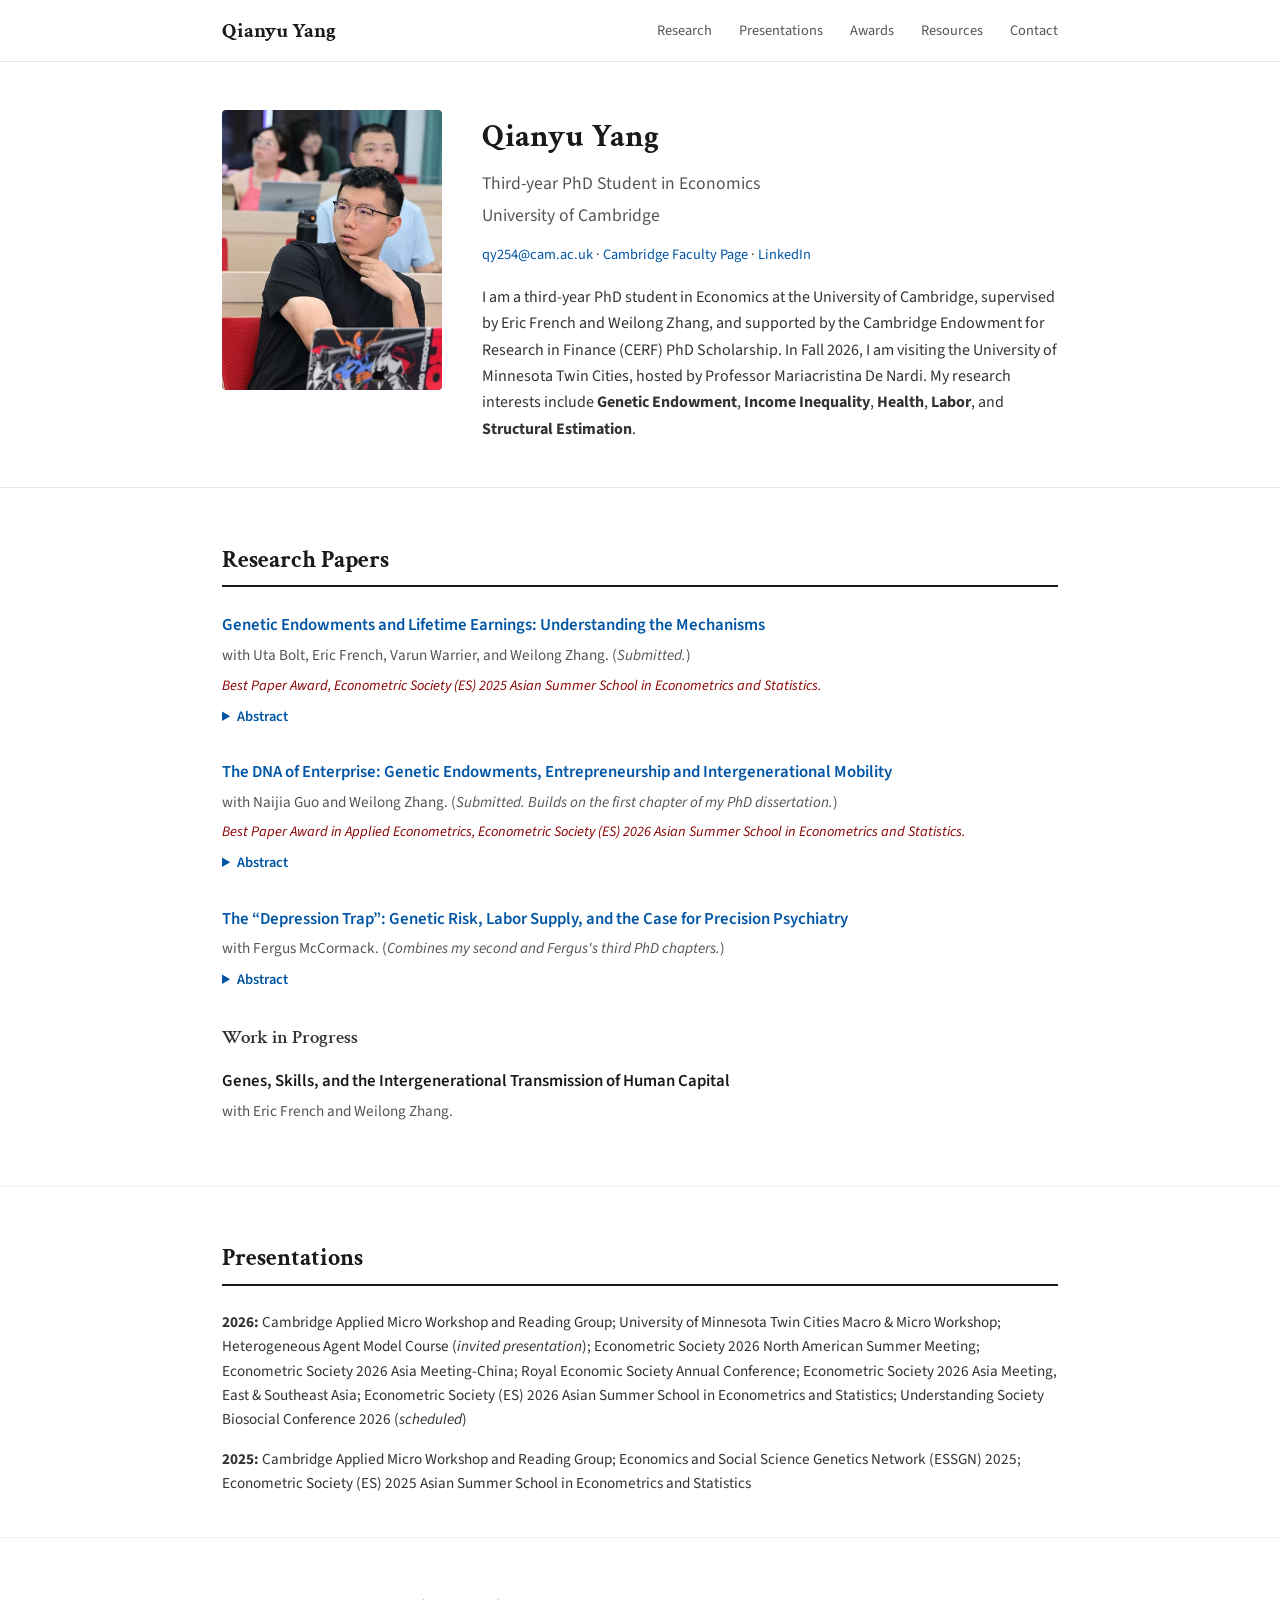
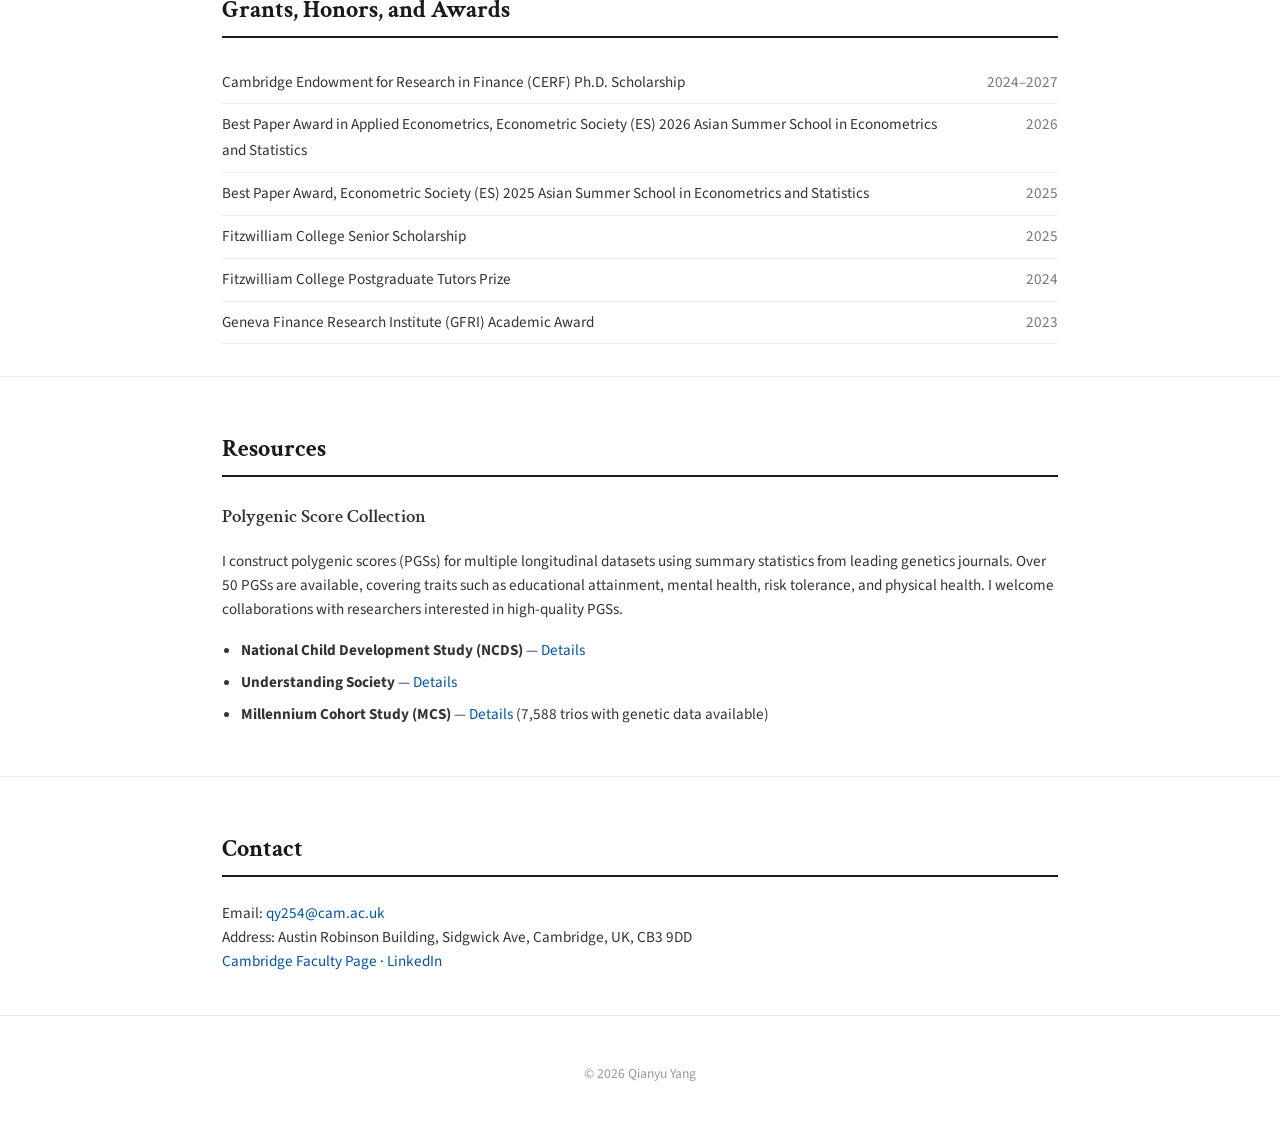
<file: index.html>
<!DOCTYPE html>
<html lang="en-us">
  <head>
    <meta charset="utf-8">
    <meta http-equiv="X-UA-Compatible" content="IE=edge,chrome=1">
    
    <title>Qianyu Yang | Qianyu Yang</title>
    <meta name="viewport" content="width=device-width,minimum-scale=1">
    <meta name="description" content="Third-year PhD Student in Economics, University of Cambridge">
    <meta name="generator" content="Hugo 0.145.0">
    
    
    
      <meta name="robots" content="index, follow">
    
    <meta name="author" content="Qianyu Yang">
    

    
<link rel="stylesheet" href="/ananke/css/main.min.d05fb5f317fcf33b3a52936399bdf6f47dc776516e1692e412ec7d76f4a5faa2.css" >




    

    
      

    

    
    
      <link href="/index.xml" rel="alternate" type="application/rss+xml" title="Qianyu Yang" />
      <link href="/index.xml" rel="feed" type="application/rss+xml" title="Qianyu Yang" />
      
    

    
      <link rel="canonical" href="https://CSTU-yqy.github.io/">
    

    <meta property="og:url" content="https://CSTU-yqy.github.io/">
  <meta property="og:site_name" content="Qianyu Yang">
  <meta property="og:title" content="Qianyu Yang">
  <meta property="og:description" content="Third-year PhD Student in Economics, University of Cambridge">
  <meta property="og:locale" content="en_us">
  <meta property="og:type" content="website">

  <meta itemprop="name" content="Qianyu Yang">
  <meta itemprop="description" content="Third-year PhD Student in Economics, University of Cambridge">
  <meta itemprop="datePublished" content="2024-03-13T00:00:00+00:00">
  <meta itemprop="dateModified" content="2024-03-13T00:00:00+00:00">
  <meta name="twitter:card" content="summary">
  <meta name="twitter:title" content="Qianyu Yang">
  <meta name="twitter:description" content="Third-year PhD Student in Economics, University of Cambridge">

      
    
	<link rel="preconnect" href="https://fonts.googleapis.com">
<link rel="preconnect" href="https://fonts.gstatic.com" crossorigin>
<link href="https://fonts.googleapis.com/css2?family=Crimson+Text:ital,wght@0,400;0,600;0,700;1,400&family=Source+Sans+3:wght@300;400;600;700&display=swap" rel="stylesheet">
<link rel="stylesheet" href="/css/academic.css">

  </head><body class="ma0 avenir bg-white production">

    

  <header>
    <div class="pb3-m pb6-l bg-white">
      <nav class="pv3 ph3 ph4-ns" role="navigation">
  <div class="flex-l justify-between items-center center">
    <a href="/" class="f3 fw2 hover-white no-underline white-90 dib">
      
        Qianyu Yang
      
    </a>
    <div class="flex-l items-center">
      

      
      <div class="ananke-socials"></div>

    </div>
  </div>
</nav>

      <div class="tc-l pv3 ph3 ph4-ns">
        <h1 class="f2 f-subheadline-l fw2 light-silver mb0 lh-title">
          Qianyu Yang
        </h1>
        
          <h2 class="fw1 f5 f3-l white-80 measure-wide-l center lh-copy mt3 mb4">
            Third-year PhD Student in Economics, University of Cambridge
          </h2>
        
      </div>
    </div>
  </header>


    <main class="pb7" role="main">
      
<div class="academic-page">

  
  <nav class="academic-nav">
    <div class="nav-container">
      <a href="/" class="nav-name">Qianyu Yang</a>
      <div class="nav-links">
        <a href="#research">Research</a>
        <a href="#presentations">Presentations</a>
        <a href="#awards">Awards</a>
        <a href="#resources">Resources</a>
        <a href="#contact">Contact</a>
      </div>
    </div>
  </nav>

  
  <section class="bio-section" id="about">
    <div class="bio-container">
      <div class="bio-photo">
        <img src="/images/profile.jpg" alt="Qianyu Yang">
      </div>
      <div class="bio-text">
        <h1>Qianyu Yang</h1>
        <p class="bio-title">Third-year PhD Student in Economics</p>
        <p class="bio-affiliation">University of Cambridge</p>
        <p class="bio-contact">
          <a href="mailto:qy254@cam.ac.uk">qy254@cam.ac.uk</a> &middot;
          <a href="https://www.econ.cam.ac.uk/people/postgraduates/qianyu-yang" target="_blank">Cambridge Faculty Page</a> &middot;
          <a href="https://www.linkedin.com/in/qianyu-yang-2a9740252/" target="_blank">LinkedIn</a>
        </p>
        <p class="bio-description">
          I am a third-year PhD student in Economics at the University of Cambridge, supervised by
          Eric French and Weilong Zhang, and supported by the
          Cambridge Endowment for Research in Finance (CERF) PhD Scholarship.
          In Fall 2026, I am visiting the University of Minnesota Twin Cities, hosted by Professor Mariacristina De Nardi.
          My research interests include <strong>Genetic Endowment</strong>, <strong>Income Inequality</strong>,
          <strong>Health</strong>, <strong>Labor</strong>, and <strong>Structural Estimation</strong>.
        </p>
      </div>
    </div>
  </section>

  
  <section class="content-section" id="research">
    <div class="section-container">
      <h2>Research Papers</h2>

      <div class="paper">
        <p class="paper-title">
          <a href="https://www.dropbox.com/scl/fi/m6p7qi607uzz01ep4vcsb/multiple_PGIs_and_lifecycle_earnings.pdf?rlkey=f0pt1d9cdg8bnswnwoirl8ew6&st=5mbmetcp&dl=0" target="_blank">
            Genetic Endowments and Lifetime Earnings: Understanding the Mechanisms
          </a>
        </p>
        <p class="paper-authors">
          with Uta Bolt, Eric French, Varun Warrier, and Weilong Zhang. (<em>Submitted.</em>)
        </p>
        <p class="paper-award">
          <a href="https://www.econ.cam.ac.uk/news/2025/qianyu-yang-wins-best-paper" target="_blank" style="color: #8b0000;">Best Paper Award, Econometric Society (ES) 2025 Asian Summer School in Econometrics and Statistics.</a>
        </p>
        <details class="paper-abstract">
          <summary>Abstract</summary>
          <p>This paper investigates how genetic endowments influence lifetime earnings using a life cycle model and longitudinal data that tracks a cohort from birth to retirement. We examine genetic impacts on skill formation as well as parental investments, educational attainment, and occupation. A one standard deviation increase in the polygenic score for educational attainment raises lifetime earnings by 18.9%. Although part of this effect is due to genetic endowments impacting skill formation, the majority is due to genetic endowments impacting choices. Furthermore, our estimates show that genetic endowments and parental investments are substitutes in the production of earnings during early childhood but are complements later in life, highlighting the crucial importance of early-life interventions to effectively mitigate genetic inequalities.</p>
        </details>
      </div>

      <div class="paper">
        <p class="paper-title">
          <a href="https://www.dropbox.com/scl/fi/gndsdl9twu7ey56f5fea6/DNA_of_Enterprise.pdf?rlkey=msl8cd4cmy6kzeot8bqjgdeg7&st=vkee1s5g&dl=0" target="_blank">
            The DNA of Enterprise: Genetic Endowments, Entrepreneurship and Intergenerational Mobility
          </a>
        </p>
        <p class="paper-authors">
          with Naijia Guo and Weilong Zhang. (<em>Submitted. Builds on the first chapter of my PhD dissertation.</em>)
        </p>
        <p class="paper-award">
          <span style="color: #8b0000;">Best Paper Award in Applied Econometrics, Econometric Society (ES) 2026 Asian Summer School in Econometrics and Statistics.</span>
        </p>
        <details class="paper-abstract">
          <summary>Abstract</summary>
          <p>Are entrepreneurs born or made? This paper studies how genetic endowments shape entrepreneurship, intergenerational mobility, and wealth concentration by combining polygenic scores with a structural overlapping-generations model. Using data from Understanding Society and the National Child Development Study, we show that genetic endowments related to educational attainment and risk tolerance predict entrepreneurial selection and entrepreneurial earnings. We develop and estimate a model in which genetic endowments affect pre-market skill formation, preferences, and occupation-specific returns, while parents influence children through genetic transmission, investments, and transfers. We find that genetic heterogeneity accounts for a substantial share of intergenerational persistence (roughly 20&ndash;35 percent across earnings, consumption, and income ranks) and plays an important role in the formation of entrepreneurial dynasties. At the individual level, genetic endowments explain a modest but economically meaningful share of lifetime earnings variation, with effects that are twice as large among entrepreneurs as among wage workers. Finally, we compare financing wealth through credit expansion with financing talent through venture-capital intermediation. Financing talent improves mobility and aggregate output but increases inequality, and it is more efficient at boosting output than financing wealth.</p>
        </details>
      </div>

      <div class="paper">
        <p class="paper-title">
          <a href="https://www.dropbox.com/scl/fi/t3kgj7olx3cin7spufv8a/The-Depression-Trap.pdf?rlkey=sc39nvgm63kwnnviikijn8oah&st=ojp7gsfl&dl=0" target="_blank">
            The &ldquo;Depression Trap&rdquo;: Genetic Risk, Labor Supply, and the Case for Precision Psychiatry
          </a>
        </p>
        <p class="paper-authors">
          with Fergus McCormack. (<em>Combines my second and Fergus's third PhD chapters.</em>)
        </p>
        <details class="paper-abstract">
          <summary>Abstract</summary>
          <p>Why is depression linked to persistent non-employment, and how can treatment be better targeted to improve mental health and employment outcomes? Using longitudinal UK panel data, we provide evidence for the &ldquo;depression trap&rdquo;: a self-reinforcing cycle of poor mental health and non-employment, using event studies of depression recurrences and redundancies (layoffs). We link our panel to molecular genetic data and show that individuals with high genetic risk for depression are significantly more likely to become depressed and non-employed, and to remain so for longer. We evaluate allocating treatment by genetic risk using a structural life-cycle model of health, labor supply and treatment in which employment decisions reinforce mental-health shocks. We find that targeting therapy towards individuals with high genetic risk for depression improves welfare and raises the clinical efficacy of treatment by 31%. Furthermore, we find that the information provided by genetic risk generates a net fiscal surplus sufficient to finance the cost of universal genotyping, by increasing employment through improved treatment allocation.</p>
        </details>
      </div>

      <h3>Work in Progress</h3>
      <div class="paper">
        <p class="paper-title-nolink">
          Genes, Skills, and the Intergenerational Transmission of Human Capital
        </p>
        <p class="paper-authors">
          with Eric French and Weilong Zhang.
        </p>
      </div>
    </div>
  </section>

  
  <section class="content-section" id="presentations">
    <div class="section-container">
      <h2>Presentations</h2>
      <p><strong>2026:</strong> Cambridge Applied Micro Workshop and Reading Group; University of Minnesota Twin Cities Macro &amp; Micro Workshop; Heterogeneous Agent Model Course (<em>invited presentation</em>); Econometric Society 2026 North American Summer Meeting; Econometric Society 2026 Asia Meeting-China; Royal Economic Society Annual Conference; Econometric Society 2026 Asia Meeting, East &amp; Southeast Asia; Econometric Society (ES) 2026 Asian Summer School in Econometrics and Statistics; Understanding Society Biosocial Conference 2026 (<em>scheduled</em>)</p>
      <p><strong>2025:</strong> Cambridge Applied Micro Workshop and Reading Group; Economics and Social Science Genetics Network (ESSGN) 2025; Econometric Society (ES) 2025 Asian Summer School in Econometrics and Statistics</p>
    </div>
  </section>

  
  <section class="content-section" id="awards">
    <div class="section-container">
      <h2>Grants, Honors, and Awards</h2>
      <table class="awards-table">
        <tr><td>Cambridge Endowment for Research in Finance (CERF) Ph.D. Scholarship</td><td class="award-year">2024&ndash;2027</td></tr>
        <tr><td>Best Paper Award in Applied Econometrics, Econometric Society (ES) 2026 Asian Summer School in Econometrics and Statistics</td><td class="award-year">2026</td></tr>
        <tr><td>Best Paper Award, Econometric Society (ES) 2025 Asian Summer School in Econometrics and Statistics</td><td class="award-year">2025</td></tr>
        <tr><td>Fitzwilliam College Senior Scholarship</td><td class="award-year">2025</td></tr>
        <tr><td>Fitzwilliam College Postgraduate Tutors Prize</td><td class="award-year">2024</td></tr>
        <tr><td>Geneva Finance Research Institute (GFRI) Academic Award</td><td class="award-year">2023</td></tr>
      </table>
    </div>
  </section>

  
  <section class="content-section" id="resources">
    <div class="section-container">
      <h2>Resources</h2>
      <h3>Polygenic Score Collection</h3>
      <p>I construct polygenic scores (PGSs) for multiple longitudinal datasets using summary statistics from leading genetics journals. Over 50 PGSs are available, covering traits such as educational attainment, mental health, risk tolerance, and physical health. I welcome collaborations with researchers interested in high-quality PGSs.</p>
      <ul>
        <li><strong>National Child Development Study (NCDS)</strong> &mdash; <a href="https://github.com/CSTU-yqy/CSTU-yqy.github.io/blob/main/NCDS" target="_blank">Details</a></li>
        <li><strong>Understanding Society</strong> &mdash; <a href="https://github.com/CSTU-yqy/CSTU-yqy.github.io/blob/main/US" target="_blank">Details</a></li>
        <li><strong>Millennium Cohort Study (MCS)</strong> &mdash; <a href="https://github.com/CSTU-yqy/CSTU-yqy.github.io/blob/main/MCS" target="_blank">Details</a> (7,588 trios with genetic data available)</li>
      </ul>
    </div>
  </section>

  
  <section class="content-section" id="contact">
    <div class="section-container">
      <h2>Contact</h2>
      <p>
        Email: <a href="mailto:qy254@cam.ac.uk">qy254@cam.ac.uk</a><br>
        Address: Austin Robinson Building, Sidgwick Ave, Cambridge, UK, CB3 9DD<br>
        <a href="https://www.econ.cam.ac.uk/people/postgraduates/qianyu-yang" target="_blank">Cambridge Faculty Page</a> &middot;
        <a href="https://www.linkedin.com/in/qianyu-yang-2a9740252/" target="_blank">LinkedIn</a>
      </p>
    </div>
  </section>

</div>

    </main>
    
<footer class="academic-footer">
  <p>&copy; 2026 Qianyu Yang</p>
</footer>

  </body>
</html>
</file>
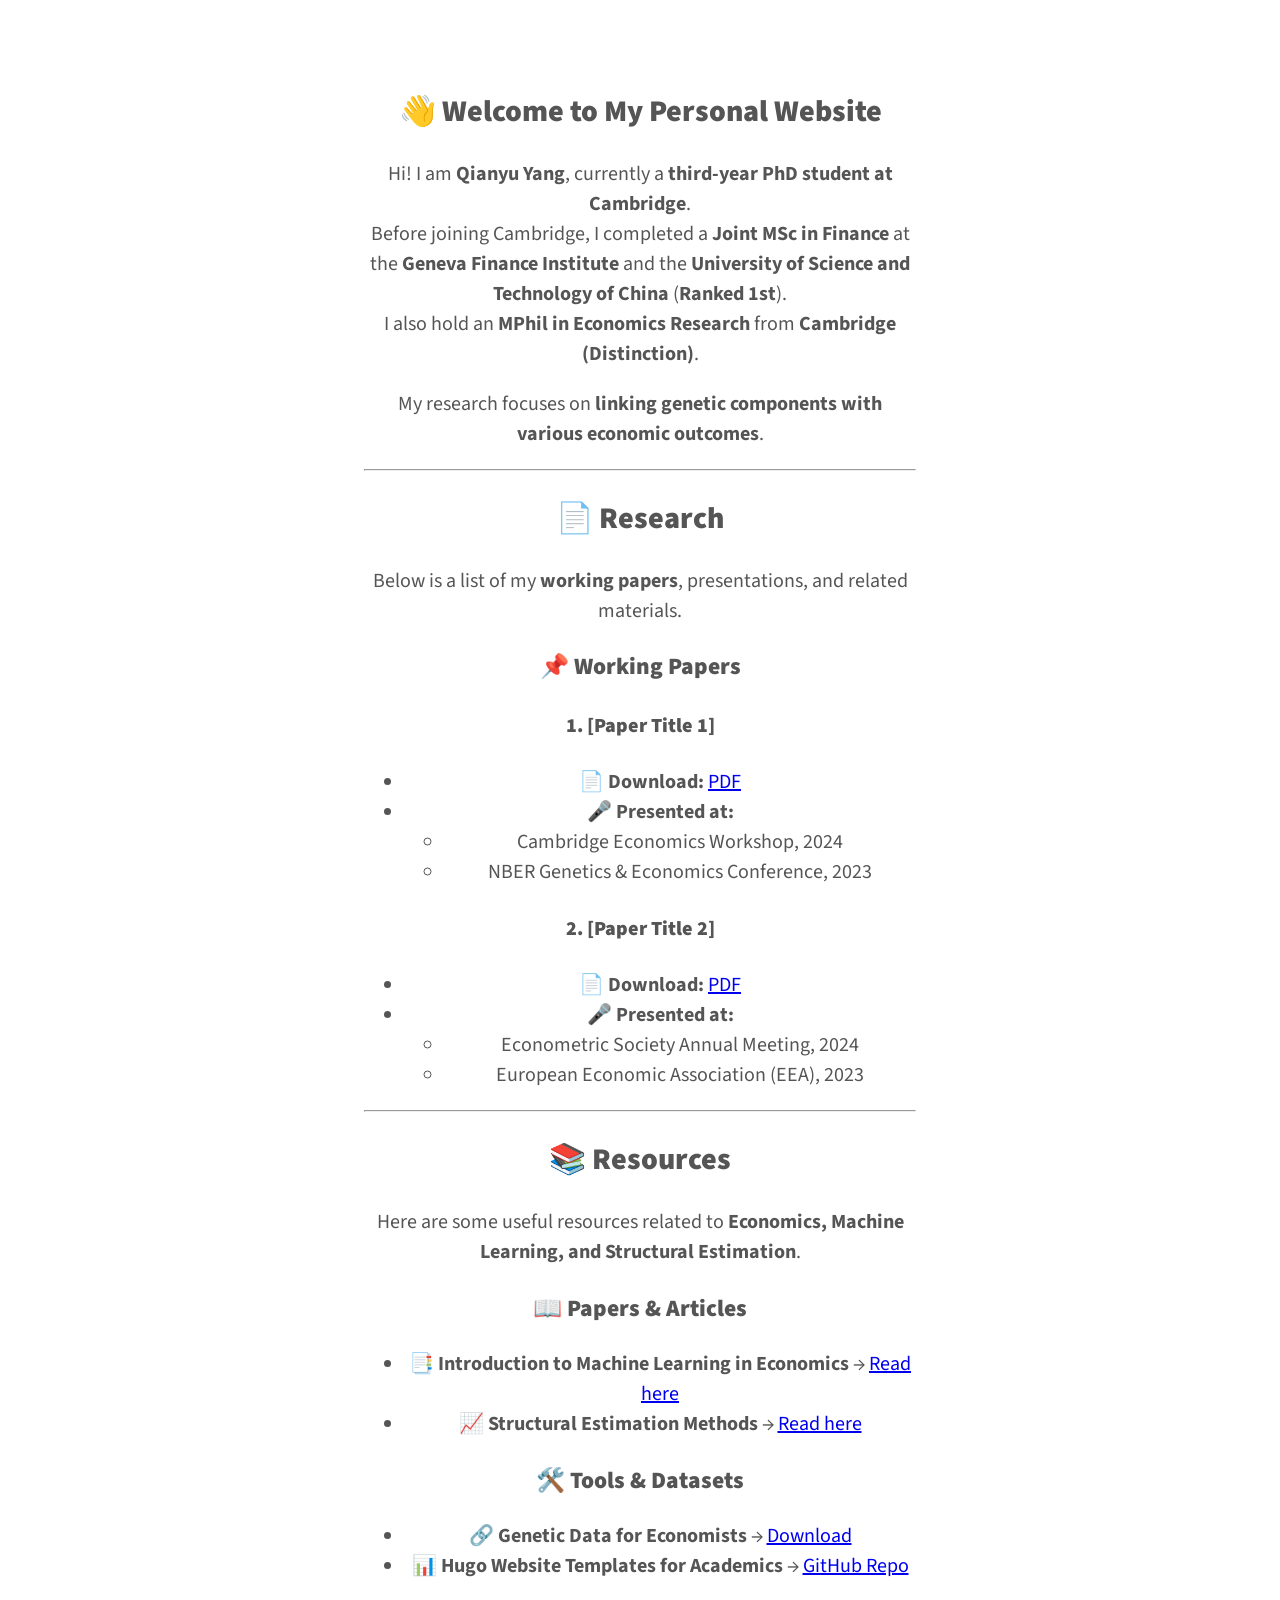
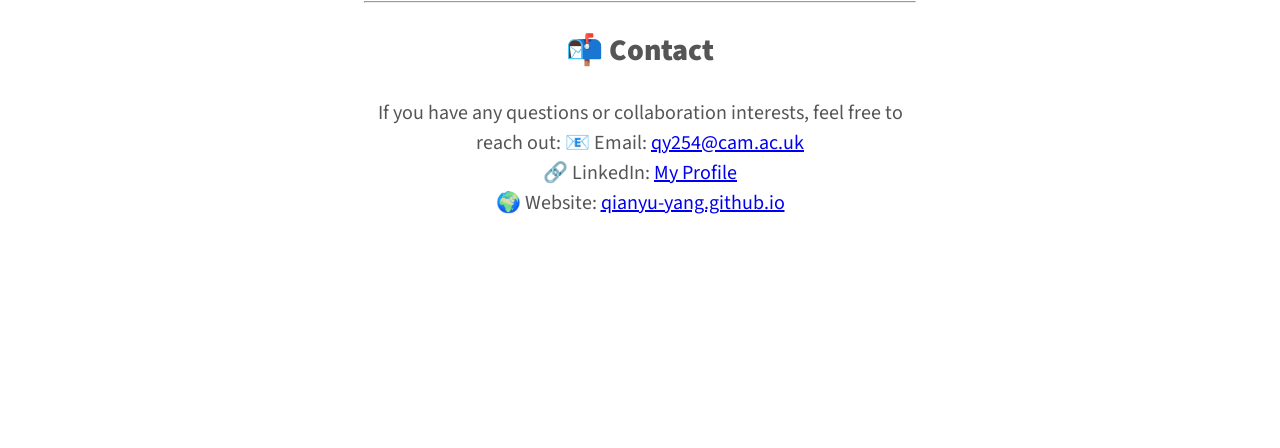
<file: posts/index.html>
<!DOCTYPE html>
<html lang="en-us">
  <head>
    <meta charset="utf-8">
    <meta http-equiv="X-UA-Compatible" content="IE=edge,chrome=1">
    
    <title>Qianyu Yang | Qianyu Yang</title>
    <meta name="viewport" content="width=device-width,minimum-scale=1">
    <meta name="description" content="PhD Student in Economics, University of Cambridge">
    <meta name="generator" content="Hugo 0.145.0">
    
    
    
      <meta name="robots" content="index, follow">
    
    <meta name="author" content="Qianyu Yang">
    

    
<link rel="stylesheet" href="/ananke/css/main.min.d05fb5f317fcf33b3a52936399bdf6f47dc776516e1692e412ec7d76f4a5faa2.css" >




    

    
      

    

    
    
      <link href="/posts/index.xml" rel="alternate" type="application/rss+xml" title="Qianyu Yang" />
      <link href="/posts/index.xml" rel="feed" type="application/rss+xml" title="Qianyu Yang" />
      
    

    
      <link rel="canonical" href="https://CSTU-yqy.github.io/posts/">
    

    <meta property="og:url" content="https://CSTU-yqy.github.io/posts/">
  <meta property="og:site_name" content="Qianyu Yang">
  <meta property="og:title" content="Qianyu Yang">
  <meta property="og:description" content="Third-year PhD Student in Cambridge">
  <meta property="og:locale" content="en_us">
  <meta property="og:type" content="website">

  <meta itemprop="name" content="Qianyu Yang">
  <meta itemprop="description" content="Third-year PhD Student in Cambridge">
  <meta itemprop="datePublished" content="2024-03-13T00:00:00+00:00">
  <meta itemprop="dateModified" content="2024-03-13T00:00:00+00:00">
  <meta itemprop="wordCount" content="204">
  <meta itemprop="keywords" content="Economics,Genetics,Finance">
  <meta name="twitter:card" content="summary">
  <meta name="twitter:title" content="Qianyu Yang">
  <meta name="twitter:description" content="Third-year PhD Student in Cambridge">

      
    
	<link rel="preconnect" href="https://fonts.googleapis.com">
<link rel="preconnect" href="https://fonts.gstatic.com" crossorigin>
<link href="https://fonts.googleapis.com/css2?family=Crimson+Text:ital,wght@0,400;0,600;0,700;1,400&family=Source+Sans+3:wght@300;400;600;700&display=swap" rel="stylesheet">
<link rel="stylesheet" href="/css/academic.css">

  </head><body class="ma0 avenir bg-white production">

    

  <header>
    <div class="pb3-m pb6-l bg-white">
      <nav class="pv3 ph3 ph4-ns" role="navigation">
  <div class="flex-l justify-between items-center center">
    <a href="/" class="f3 fw2 hover-white no-underline white-90 dib">
      
        Qianyu Yang
      
    </a>
    <div class="flex-l items-center">
      

      
      <div class="ananke-socials"></div>

    </div>
  </div>
</nav>

      <div class="tc-l pv3 ph3 ph4-ns">
        <h1 class="f2 f-subheadline-l fw2 light-silver mb0 lh-title">
          Qianyu Yang
        </h1>
        
      </div>
    </div>
  </header>


    <main class="pb7" role="main">
      
  <article class="pa3 pa4-ns nested-copy-line-height">
    <section class="cf ph3 ph5-l pv3 pv4-l f4 tc-l center measure-wide lh-copy mid-gray"><h2 id="-welcome-to-my-personal-website"><strong>👋 Welcome to My Personal Website</strong></h2>
<p>Hi! I am <strong>Qianyu Yang</strong>, currently a <strong>third-year PhD student at Cambridge</strong>.<br>
Before joining Cambridge, I completed a <strong>Joint MSc in Finance</strong> at the <strong>Geneva Finance Institute</strong> and the <strong>University of Science and Technology of China</strong> (<strong>Ranked 1st</strong>).<br>
I also hold an <strong>MPhil in Economics Research</strong> from <strong>Cambridge (Distinction)</strong>.</p>
<p>My research focuses on <strong>linking genetic components with various economic outcomes</strong>.</p>
<hr>
<h2 id="-research"><strong>📄 Research</strong></h2>
<p>Below is a list of my <strong>working papers</strong>, presentations, and related materials.</p>
<h3 id="-working-papers"><strong>📌 Working Papers</strong></h3>
<h4 id="1-"><strong>1. [Paper Title 1]</strong></h4>
<ul>
<li>📄 <strong>Download:</strong> <a href="https://example.com/paper1.pdf">PDF</a></li>
<li>🎤 <strong>Presented at:</strong>
<ul>
<li>Cambridge Economics Workshop, 2024</li>
<li>NBER Genetics &amp; Economics Conference, 2023</li>
</ul>
</li>
</ul>
<h4 id="2-"><strong>2. [Paper Title 2]</strong></h4>
<ul>
<li>📄 <strong>Download:</strong> <a href="https://example.com/paper2.pdf">PDF</a></li>
<li>🎤 <strong>Presented at:</strong>
<ul>
<li>Econometric Society Annual Meeting, 2024</li>
<li>European Economic Association (EEA), 2023</li>
</ul>
</li>
</ul>
<hr>
<h2 id="-resources"><strong>📚 Resources</strong></h2>
<p>Here are some useful resources related to <strong>Economics, Machine Learning, and Structural Estimation</strong>.</p>
<h3 id="-papers--articles"><strong>📖 Papers &amp; Articles</strong></h3>
<ul>
<li>📑 <strong>Introduction to Machine Learning in Economics</strong> → <a href="https://example.com/ml-econ">Read here</a></li>
<li>📈 <strong>Structural Estimation Methods</strong> → <a href="https://example.com/structural">Read here</a></li>
</ul>
<h3 id="-tools--datasets"><strong>🛠️ Tools &amp; Datasets</strong></h3>
<ul>
<li>🔗 <strong>Genetic Data for Economists</strong> → <a href="https://example.com/gen-data">Download</a></li>
<li>📊 <strong>Hugo Website Templates for Academics</strong> → <a href="https://example.com/hugo-template">GitHub Repo</a></li>
</ul>
<hr>
<h2 id="-contact"><strong>📬 Contact</strong></h2>
<p>If you have any questions or collaboration interests, feel free to reach out:
📧 Email: <a href="mailto:qy254@cam.ac.uk">qy254@cam.ac.uk</a><br>
🔗 LinkedIn: <a href="https://linkedin.com/in/qianyu-yang">My Profile</a><br>
🌍 Website: <a href="https://qianyu-yang.github.io">qianyu-yang.github.io</a></p>
</section>
    <section class="flex-ns flex-wrap justify-around mt5">
      
    </section></article>

    </main>
    <footer class="bg-white bottom-0 w-100 pa3" role="contentinfo">
  <div class="flex justify-between">
  <a class="f4 fw4 hover-white no-underline white-70 dn dib-ns pv2 ph3" href="https://CSTU-yqy.github.io/" >
    &copy;  Qianyu Yang 2026 
  </a>
    <div><div class="ananke-socials"></div>
</div>
  </div>
</footer>

  </body>
</html>
</file>
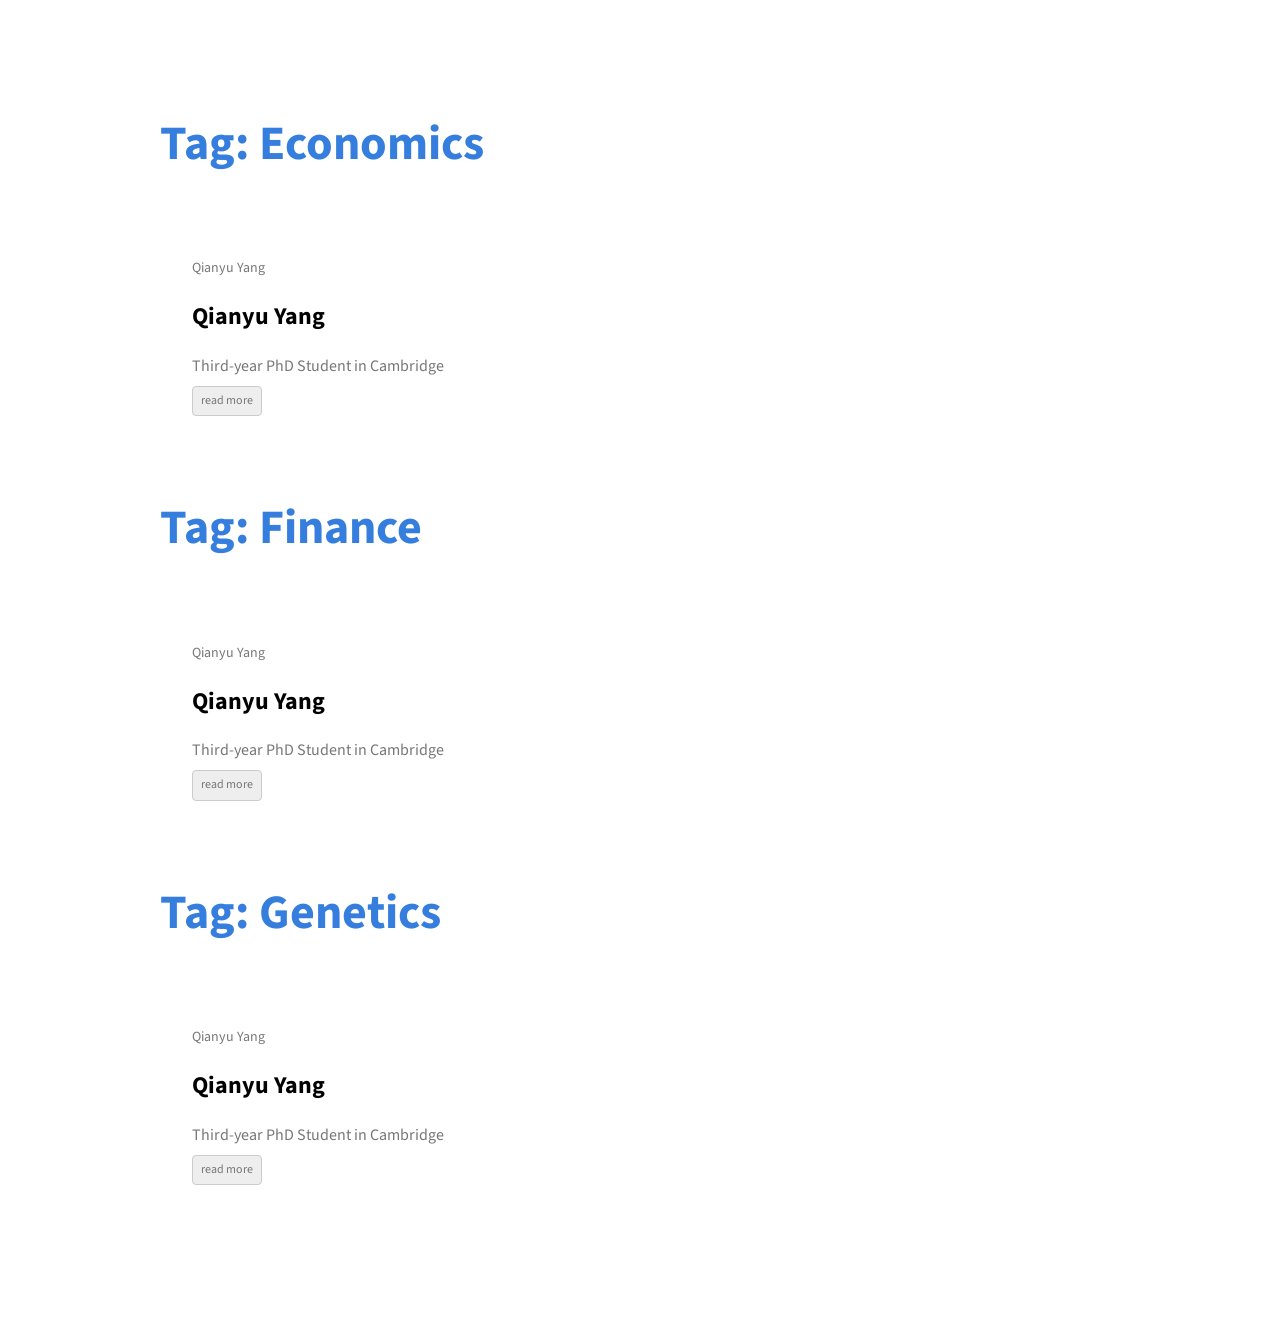
<file: tags/index.html>
<!DOCTYPE html>
<html lang="en-us">
  <head>
    <meta charset="utf-8">
    <meta http-equiv="X-UA-Compatible" content="IE=edge,chrome=1">
    
    <title>Qianyu Yang</title>
    <meta name="viewport" content="width=device-width,minimum-scale=1">
    <meta name="description" content="PhD Student in Economics, University of Cambridge">
    <meta name="generator" content="Hugo 0.145.0">
    
    
    
      <meta name="robots" content="index, follow">
    
    <meta name="author" content="Qianyu Yang">
    

    
<link rel="stylesheet" href="/ananke/css/main.min.d05fb5f317fcf33b3a52936399bdf6f47dc776516e1692e412ec7d76f4a5faa2.css" >




    

    
      

    

    
    
      <link href="/tags/index.xml" rel="alternate" type="application/rss+xml" title="Qianyu Yang" />
      <link href="/tags/index.xml" rel="feed" type="application/rss+xml" title="Qianyu Yang" />
      
    

    
      <link rel="canonical" href="https://CSTU-yqy.github.io/tags/">
    

    <meta property="og:url" content="https://CSTU-yqy.github.io/tags/">
  <meta property="og:site_name" content="Qianyu Yang">
  <meta property="og:title" content="Tags">
  <meta property="og:description" content="PhD Student in Economics, University of Cambridge">
  <meta property="og:locale" content="en_us">
  <meta property="og:type" content="website">

  <meta itemprop="name" content="Tags">
  <meta itemprop="description" content="PhD Student in Economics, University of Cambridge">
  <meta itemprop="datePublished" content="2024-03-13T00:00:00+00:00">
  <meta itemprop="dateModified" content="2024-03-13T00:00:00+00:00">
  <meta name="twitter:card" content="summary">
  <meta name="twitter:title" content="Tags">
  <meta name="twitter:description" content="PhD Student in Economics, University of Cambridge">

      
    
	<link rel="preconnect" href="https://fonts.googleapis.com">
<link rel="preconnect" href="https://fonts.gstatic.com" crossorigin>
<link href="https://fonts.googleapis.com/css2?family=Crimson+Text:ital,wght@0,400;0,600;0,700;1,400&family=Source+Sans+3:wght@300;400;600;700&display=swap" rel="stylesheet">
<link rel="stylesheet" href="/css/academic.css">

  </head><body class="ma0 avenir bg-white production">

    

  <header>
    <div class="pb3-m pb6-l bg-white">
      <nav class="pv3 ph3 ph4-ns" role="navigation">
  <div class="flex-l justify-between items-center center">
    <a href="/" class="f3 fw2 hover-white no-underline white-90 dib">
      
        Qianyu Yang
      
    </a>
    <div class="flex-l items-center">
      

      
      <div class="ananke-socials"></div>

    </div>
  </div>
</nav>

      <div class="tc-l pv3 ph3 ph4-ns">
        <h1 class="f2 f-subheadline-l fw2 light-silver mb0 lh-title">
          Tags
        </h1>
        
      </div>
    </div>
  </header>


    <main class="pb7" role="main">
      
    
  <article class="cf pa3 pa4-m pa4-l">
    <div class="measure-wide-l center f4 lh-copy nested-copy-line-height nested-links mid-gray">
      
    </div>
  </article>
  <div class="mw8 center">
    <section class="ph4">
      
        <h2 class="f1">
          <a href="/tags/economics/" class="link blue hover-black">
            Tag: Economics
          </a>
        </h2>
        
          <div class="relative w-100 mb4 bg-white nested-copy-line-height">
  <div class="bg-white mb3 pa4 gray overflow-hidden">
    <span class="f6 db">Qianyu Yang</span>
    <h1 class="f3 near-black">
      <a href="/posts/" class="link black dim">
        Qianyu Yang
      </a>
    </h1>
    <div class="nested-links f5 lh-copy nested-copy-line-height">
      Third-year PhD Student in Cambridge
    </div>
    <a href="/posts/" class="ba b--moon-gray bg-light-gray br2 color-inherit dib f7 hover-bg-moon-gray link mt2 ph2 pv1">read more</a>
  </div>
</div>

        
      
        <h2 class="f1">
          <a href="/tags/finance/" class="link blue hover-black">
            Tag: Finance
          </a>
        </h2>
        
          <div class="relative w-100 mb4 bg-white nested-copy-line-height">
  <div class="bg-white mb3 pa4 gray overflow-hidden">
    <span class="f6 db">Qianyu Yang</span>
    <h1 class="f3 near-black">
      <a href="/posts/" class="link black dim">
        Qianyu Yang
      </a>
    </h1>
    <div class="nested-links f5 lh-copy nested-copy-line-height">
      Third-year PhD Student in Cambridge
    </div>
    <a href="/posts/" class="ba b--moon-gray bg-light-gray br2 color-inherit dib f7 hover-bg-moon-gray link mt2 ph2 pv1">read more</a>
  </div>
</div>

        
      
        <h2 class="f1">
          <a href="/tags/genetics/" class="link blue hover-black">
            Tag: Genetics
          </a>
        </h2>
        
          <div class="relative w-100 mb4 bg-white nested-copy-line-height">
  <div class="bg-white mb3 pa4 gray overflow-hidden">
    <span class="f6 db">Qianyu Yang</span>
    <h1 class="f3 near-black">
      <a href="/posts/" class="link black dim">
        Qianyu Yang
      </a>
    </h1>
    <div class="nested-links f5 lh-copy nested-copy-line-height">
      Third-year PhD Student in Cambridge
    </div>
    <a href="/posts/" class="ba b--moon-gray bg-light-gray br2 color-inherit dib f7 hover-bg-moon-gray link mt2 ph2 pv1">read more</a>
  </div>
</div>

        
      
    </section>
  </div>

    </main>
    <footer class="bg-white bottom-0 w-100 pa3" role="contentinfo">
  <div class="flex justify-between">
  <a class="f4 fw4 hover-white no-underline white-70 dn dib-ns pv2 ph3" href="https://CSTU-yqy.github.io/" >
    &copy;  Qianyu Yang 2026 
  </a>
    <div><div class="ananke-socials"></div>
</div>
  </div>
</footer>

  </body>
</html>
</file>
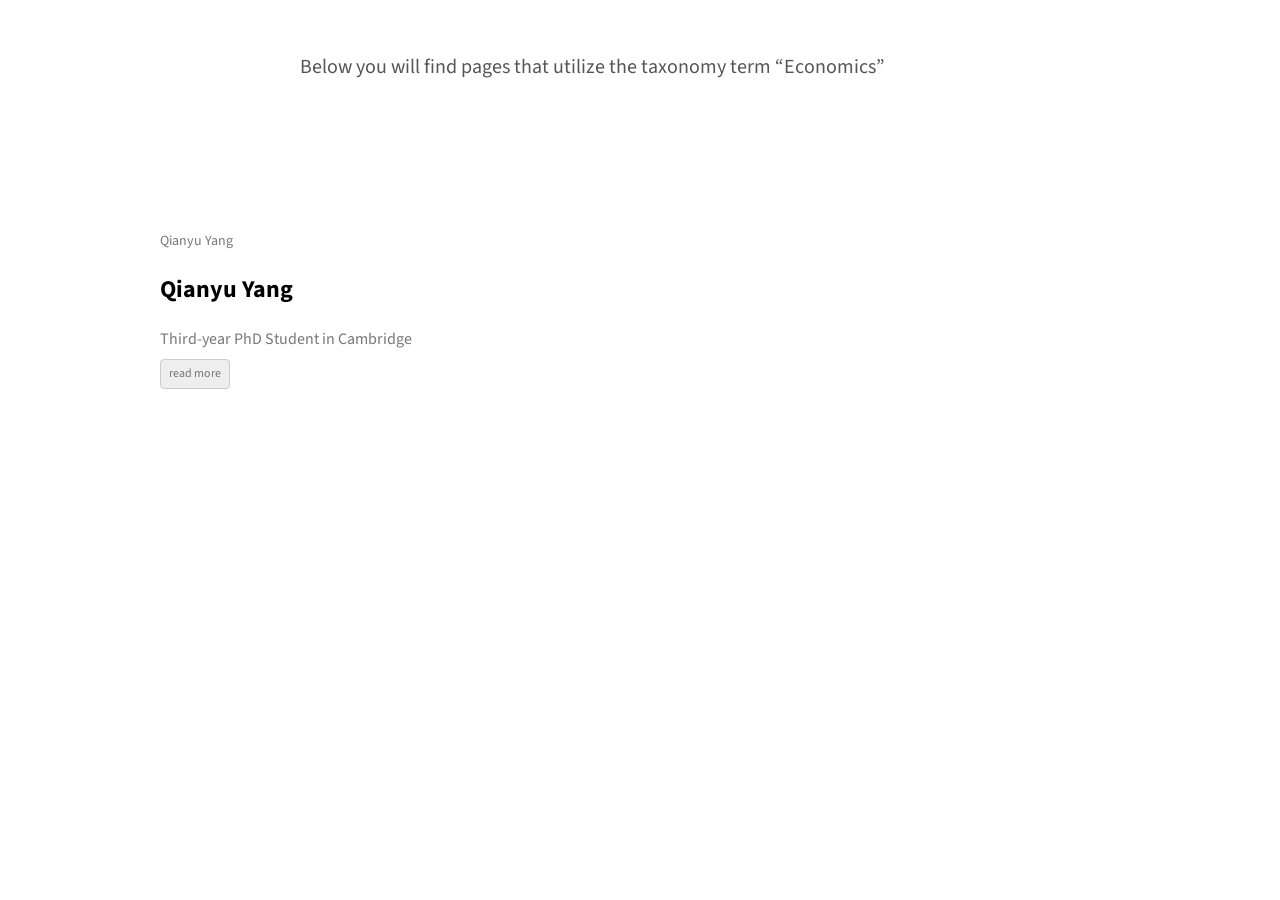
<file: tags/economics/index.html>
<!DOCTYPE html>
<html lang="en-us">
  <head>
    <meta charset="utf-8">
    <meta http-equiv="X-UA-Compatible" content="IE=edge,chrome=1">
    
    <title>Qianyu Yang</title>
    <meta name="viewport" content="width=device-width,minimum-scale=1">
    <meta name="description" content="PhD Student in Economics, University of Cambridge">
    <meta name="generator" content="Hugo 0.145.0">
    
    
    
      <meta name="robots" content="index, follow">
    
    <meta name="author" content="Qianyu Yang">
    

    
<link rel="stylesheet" href="/ananke/css/main.min.d05fb5f317fcf33b3a52936399bdf6f47dc776516e1692e412ec7d76f4a5faa2.css" >




    

    
      

    

    
    
      <link href="/tags/economics/index.xml" rel="alternate" type="application/rss+xml" title="Qianyu Yang" />
      <link href="/tags/economics/index.xml" rel="feed" type="application/rss+xml" title="Qianyu Yang" />
      
    

    
      <link rel="canonical" href="https://CSTU-yqy.github.io/tags/economics/">
    

    <meta property="og:url" content="https://CSTU-yqy.github.io/tags/economics/">
  <meta property="og:site_name" content="Qianyu Yang">
  <meta property="og:title" content="Economics">
  <meta property="og:description" content="PhD Student in Economics, University of Cambridge">
  <meta property="og:locale" content="en_us">
  <meta property="og:type" content="website">

  <meta itemprop="name" content="Economics">
  <meta itemprop="description" content="PhD Student in Economics, University of Cambridge">
  <meta itemprop="datePublished" content="2024-03-13T00:00:00+00:00">
  <meta itemprop="dateModified" content="2024-03-13T00:00:00+00:00">
  <meta name="twitter:card" content="summary">
  <meta name="twitter:title" content="Economics">
  <meta name="twitter:description" content="PhD Student in Economics, University of Cambridge">

      
    
	<link rel="preconnect" href="https://fonts.googleapis.com">
<link rel="preconnect" href="https://fonts.gstatic.com" crossorigin>
<link href="https://fonts.googleapis.com/css2?family=Crimson+Text:ital,wght@0,400;0,600;0,700;1,400&family=Source+Sans+3:wght@300;400;600;700&display=swap" rel="stylesheet">
<link rel="stylesheet" href="/css/academic.css">

  </head><body class="ma0 avenir bg-white production">

    

  <header>
    <div class="pb3-m pb6-l bg-white">
      <nav class="pv3 ph3 ph4-ns" role="navigation">
  <div class="flex-l justify-between items-center center">
    <a href="/" class="f3 fw2 hover-white no-underline white-90 dib">
      
        Qianyu Yang
      
    </a>
    <div class="flex-l items-center">
      

      
      <div class="ananke-socials"></div>

    </div>
  </div>
</nav>

      <div class="tc-l pv3 ph3 ph4-ns">
        <h1 class="f2 f-subheadline-l fw2 light-silver mb0 lh-title">
          Economics
        </h1>
        
      </div>
    </div>
  </header>


    <main class="pb7" role="main">
      
  <article class="cf pa3 pa4-m pa4-l">
    <div class="measure-wide-l center f4 lh-copy nested-copy-line-height nested-links mid-gray">
      <p>Below you will find pages that utilize the taxonomy term “Economics”</p>
    </div>
  </article>
  <div class="mw8 center">
    <section class="flex-ns flex-wrap justify-around mt5">
      
        <div class="relative w-100  mb4 bg-white">
          <div class="relative w-100 mb4 bg-white nested-copy-line-height">
  <div class="bg-white mb3 pa4 gray overflow-hidden">
    <span class="f6 db">Qianyu Yang</span>
    <h1 class="f3 near-black">
      <a href="/posts/" class="link black dim">
        Qianyu Yang
      </a>
    </h1>
    <div class="nested-links f5 lh-copy nested-copy-line-height">
      Third-year PhD Student in Cambridge
    </div>
    <a href="/posts/" class="ba b--moon-gray bg-light-gray br2 color-inherit dib f7 hover-bg-moon-gray link mt2 ph2 pv1">read more</a>
  </div>
</div>

        </div>
      
    </section>
  </div>

    </main>
    <footer class="bg-white bottom-0 w-100 pa3" role="contentinfo">
  <div class="flex justify-between">
  <a class="f4 fw4 hover-white no-underline white-70 dn dib-ns pv2 ph3" href="https://CSTU-yqy.github.io/" >
    &copy;  Qianyu Yang 2026 
  </a>
    <div><div class="ananke-socials"></div>
</div>
  </div>
</footer>

  </body>
</html>
</file>
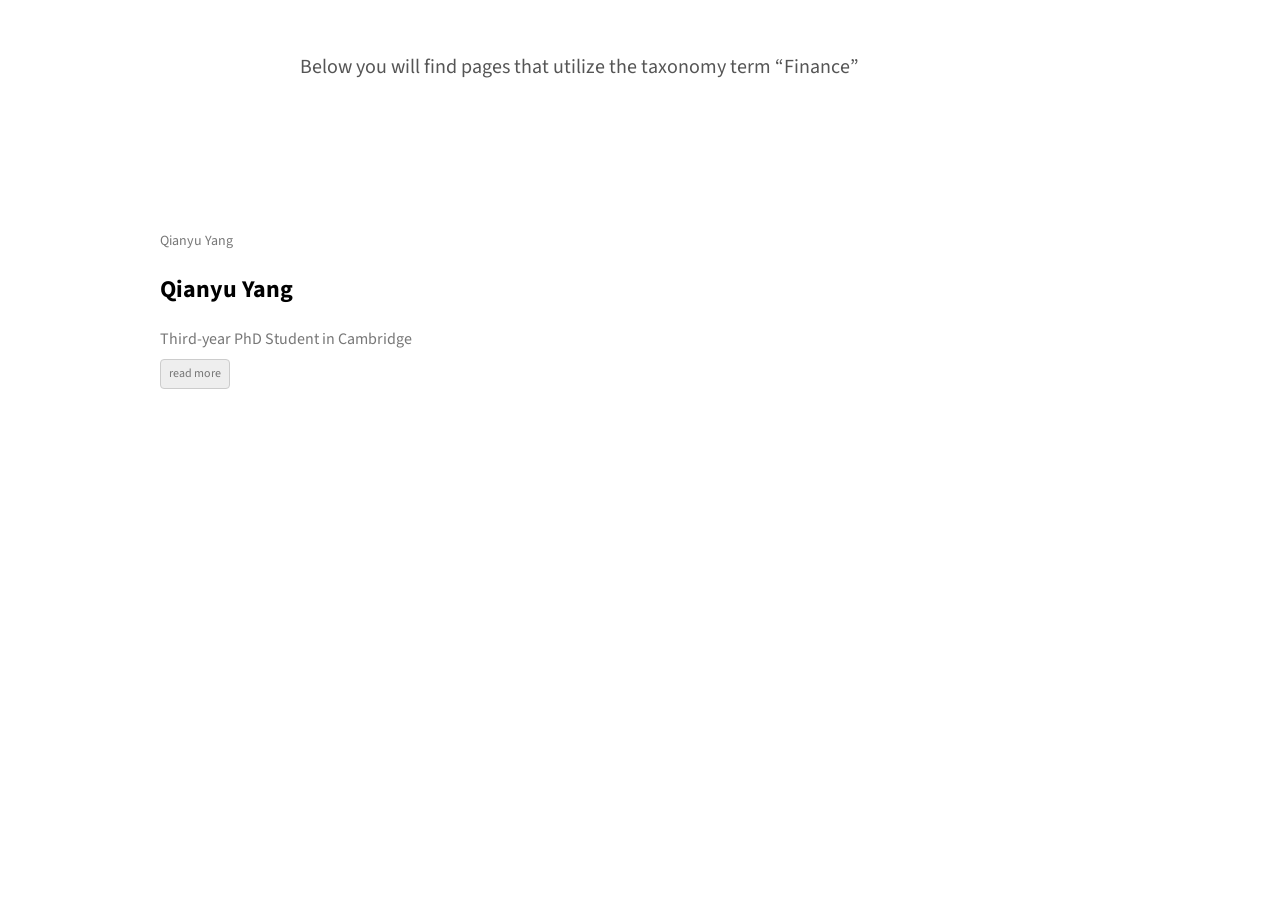
<file: tags/finance/index.html>
<!DOCTYPE html>
<html lang="en-us">
  <head>
    <meta charset="utf-8">
    <meta http-equiv="X-UA-Compatible" content="IE=edge,chrome=1">
    
    <title>Qianyu Yang</title>
    <meta name="viewport" content="width=device-width,minimum-scale=1">
    <meta name="description" content="PhD Student in Economics, University of Cambridge">
    <meta name="generator" content="Hugo 0.145.0">
    
    
    
      <meta name="robots" content="index, follow">
    
    <meta name="author" content="Qianyu Yang">
    

    
<link rel="stylesheet" href="/ananke/css/main.min.d05fb5f317fcf33b3a52936399bdf6f47dc776516e1692e412ec7d76f4a5faa2.css" >




    

    
      

    

    
    
      <link href="/tags/finance/index.xml" rel="alternate" type="application/rss+xml" title="Qianyu Yang" />
      <link href="/tags/finance/index.xml" rel="feed" type="application/rss+xml" title="Qianyu Yang" />
      
    

    
      <link rel="canonical" href="https://CSTU-yqy.github.io/tags/finance/">
    

    <meta property="og:url" content="https://CSTU-yqy.github.io/tags/finance/">
  <meta property="og:site_name" content="Qianyu Yang">
  <meta property="og:title" content="Finance">
  <meta property="og:description" content="PhD Student in Economics, University of Cambridge">
  <meta property="og:locale" content="en_us">
  <meta property="og:type" content="website">

  <meta itemprop="name" content="Finance">
  <meta itemprop="description" content="PhD Student in Economics, University of Cambridge">
  <meta itemprop="datePublished" content="2024-03-13T00:00:00+00:00">
  <meta itemprop="dateModified" content="2024-03-13T00:00:00+00:00">
  <meta name="twitter:card" content="summary">
  <meta name="twitter:title" content="Finance">
  <meta name="twitter:description" content="PhD Student in Economics, University of Cambridge">

      
    
	<link rel="preconnect" href="https://fonts.googleapis.com">
<link rel="preconnect" href="https://fonts.gstatic.com" crossorigin>
<link href="https://fonts.googleapis.com/css2?family=Crimson+Text:ital,wght@0,400;0,600;0,700;1,400&family=Source+Sans+3:wght@300;400;600;700&display=swap" rel="stylesheet">
<link rel="stylesheet" href="/css/academic.css">

  </head><body class="ma0 avenir bg-white production">

    

  <header>
    <div class="pb3-m pb6-l bg-white">
      <nav class="pv3 ph3 ph4-ns" role="navigation">
  <div class="flex-l justify-between items-center center">
    <a href="/" class="f3 fw2 hover-white no-underline white-90 dib">
      
        Qianyu Yang
      
    </a>
    <div class="flex-l items-center">
      

      
      <div class="ananke-socials"></div>

    </div>
  </div>
</nav>

      <div class="tc-l pv3 ph3 ph4-ns">
        <h1 class="f2 f-subheadline-l fw2 light-silver mb0 lh-title">
          Finance
        </h1>
        
      </div>
    </div>
  </header>


    <main class="pb7" role="main">
      
  <article class="cf pa3 pa4-m pa4-l">
    <div class="measure-wide-l center f4 lh-copy nested-copy-line-height nested-links mid-gray">
      <p>Below you will find pages that utilize the taxonomy term “Finance”</p>
    </div>
  </article>
  <div class="mw8 center">
    <section class="flex-ns flex-wrap justify-around mt5">
      
        <div class="relative w-100  mb4 bg-white">
          <div class="relative w-100 mb4 bg-white nested-copy-line-height">
  <div class="bg-white mb3 pa4 gray overflow-hidden">
    <span class="f6 db">Qianyu Yang</span>
    <h1 class="f3 near-black">
      <a href="/posts/" class="link black dim">
        Qianyu Yang
      </a>
    </h1>
    <div class="nested-links f5 lh-copy nested-copy-line-height">
      Third-year PhD Student in Cambridge
    </div>
    <a href="/posts/" class="ba b--moon-gray bg-light-gray br2 color-inherit dib f7 hover-bg-moon-gray link mt2 ph2 pv1">read more</a>
  </div>
</div>

        </div>
      
    </section>
  </div>

    </main>
    <footer class="bg-white bottom-0 w-100 pa3" role="contentinfo">
  <div class="flex justify-between">
  <a class="f4 fw4 hover-white no-underline white-70 dn dib-ns pv2 ph3" href="https://CSTU-yqy.github.io/" >
    &copy;  Qianyu Yang 2026 
  </a>
    <div><div class="ananke-socials"></div>
</div>
  </div>
</footer>

  </body>
</html>
</file>
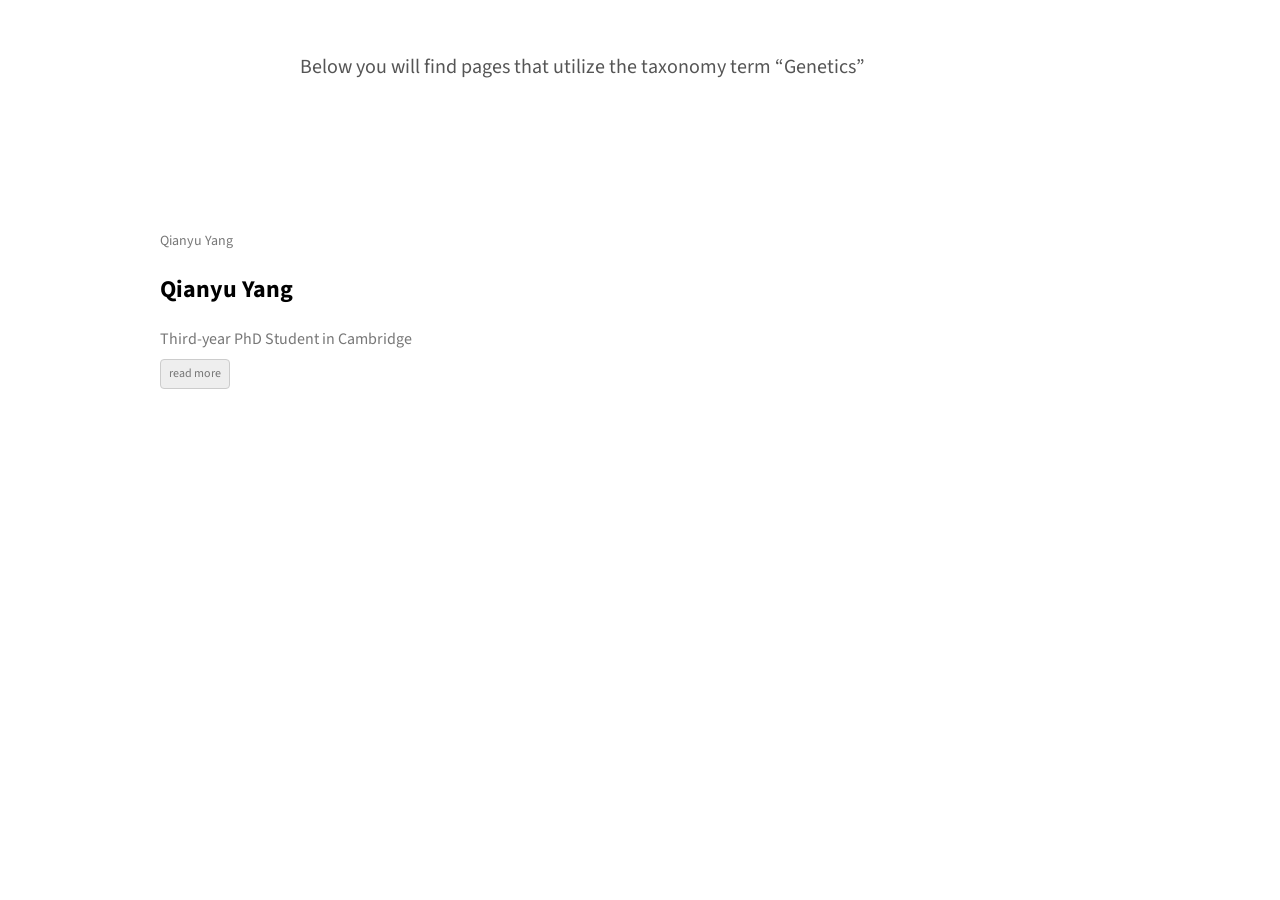
<file: tags/genetics/index.html>
<!DOCTYPE html>
<html lang="en-us">
  <head>
    <meta charset="utf-8">
    <meta http-equiv="X-UA-Compatible" content="IE=edge,chrome=1">
    
    <title>Qianyu Yang</title>
    <meta name="viewport" content="width=device-width,minimum-scale=1">
    <meta name="description" content="PhD Student in Economics, University of Cambridge">
    <meta name="generator" content="Hugo 0.145.0">
    
    
    
      <meta name="robots" content="index, follow">
    
    <meta name="author" content="Qianyu Yang">
    

    
<link rel="stylesheet" href="/ananke/css/main.min.d05fb5f317fcf33b3a52936399bdf6f47dc776516e1692e412ec7d76f4a5faa2.css" >




    

    
      

    

    
    
      <link href="/tags/genetics/index.xml" rel="alternate" type="application/rss+xml" title="Qianyu Yang" />
      <link href="/tags/genetics/index.xml" rel="feed" type="application/rss+xml" title="Qianyu Yang" />
      
    

    
      <link rel="canonical" href="https://CSTU-yqy.github.io/tags/genetics/">
    

    <meta property="og:url" content="https://CSTU-yqy.github.io/tags/genetics/">
  <meta property="og:site_name" content="Qianyu Yang">
  <meta property="og:title" content="Genetics">
  <meta property="og:description" content="PhD Student in Economics, University of Cambridge">
  <meta property="og:locale" content="en_us">
  <meta property="og:type" content="website">

  <meta itemprop="name" content="Genetics">
  <meta itemprop="description" content="PhD Student in Economics, University of Cambridge">
  <meta itemprop="datePublished" content="2024-03-13T00:00:00+00:00">
  <meta itemprop="dateModified" content="2024-03-13T00:00:00+00:00">
  <meta name="twitter:card" content="summary">
  <meta name="twitter:title" content="Genetics">
  <meta name="twitter:description" content="PhD Student in Economics, University of Cambridge">

      
    
	<link rel="preconnect" href="https://fonts.googleapis.com">
<link rel="preconnect" href="https://fonts.gstatic.com" crossorigin>
<link href="https://fonts.googleapis.com/css2?family=Crimson+Text:ital,wght@0,400;0,600;0,700;1,400&family=Source+Sans+3:wght@300;400;600;700&display=swap" rel="stylesheet">
<link rel="stylesheet" href="/css/academic.css">

  </head><body class="ma0 avenir bg-white production">

    

  <header>
    <div class="pb3-m pb6-l bg-white">
      <nav class="pv3 ph3 ph4-ns" role="navigation">
  <div class="flex-l justify-between items-center center">
    <a href="/" class="f3 fw2 hover-white no-underline white-90 dib">
      
        Qianyu Yang
      
    </a>
    <div class="flex-l items-center">
      

      
      <div class="ananke-socials"></div>

    </div>
  </div>
</nav>

      <div class="tc-l pv3 ph3 ph4-ns">
        <h1 class="f2 f-subheadline-l fw2 light-silver mb0 lh-title">
          Genetics
        </h1>
        
      </div>
    </div>
  </header>


    <main class="pb7" role="main">
      
  <article class="cf pa3 pa4-m pa4-l">
    <div class="measure-wide-l center f4 lh-copy nested-copy-line-height nested-links mid-gray">
      <p>Below you will find pages that utilize the taxonomy term “Genetics”</p>
    </div>
  </article>
  <div class="mw8 center">
    <section class="flex-ns flex-wrap justify-around mt5">
      
        <div class="relative w-100  mb4 bg-white">
          <div class="relative w-100 mb4 bg-white nested-copy-line-height">
  <div class="bg-white mb3 pa4 gray overflow-hidden">
    <span class="f6 db">Qianyu Yang</span>
    <h1 class="f3 near-black">
      <a href="/posts/" class="link black dim">
        Qianyu Yang
      </a>
    </h1>
    <div class="nested-links f5 lh-copy nested-copy-line-height">
      Third-year PhD Student in Cambridge
    </div>
    <a href="/posts/" class="ba b--moon-gray bg-light-gray br2 color-inherit dib f7 hover-bg-moon-gray link mt2 ph2 pv1">read more</a>
  </div>
</div>

        </div>
      
    </section>
  </div>

    </main>
    <footer class="bg-white bottom-0 w-100 pa3" role="contentinfo">
  <div class="flex justify-between">
  <a class="f4 fw4 hover-white no-underline white-70 dn dib-ns pv2 ph3" href="https://CSTU-yqy.github.io/" >
    &copy;  Qianyu Yang 2026 
  </a>
    <div><div class="ananke-socials"></div>
</div>
  </div>
</footer>

  </body>
</html>
</file>
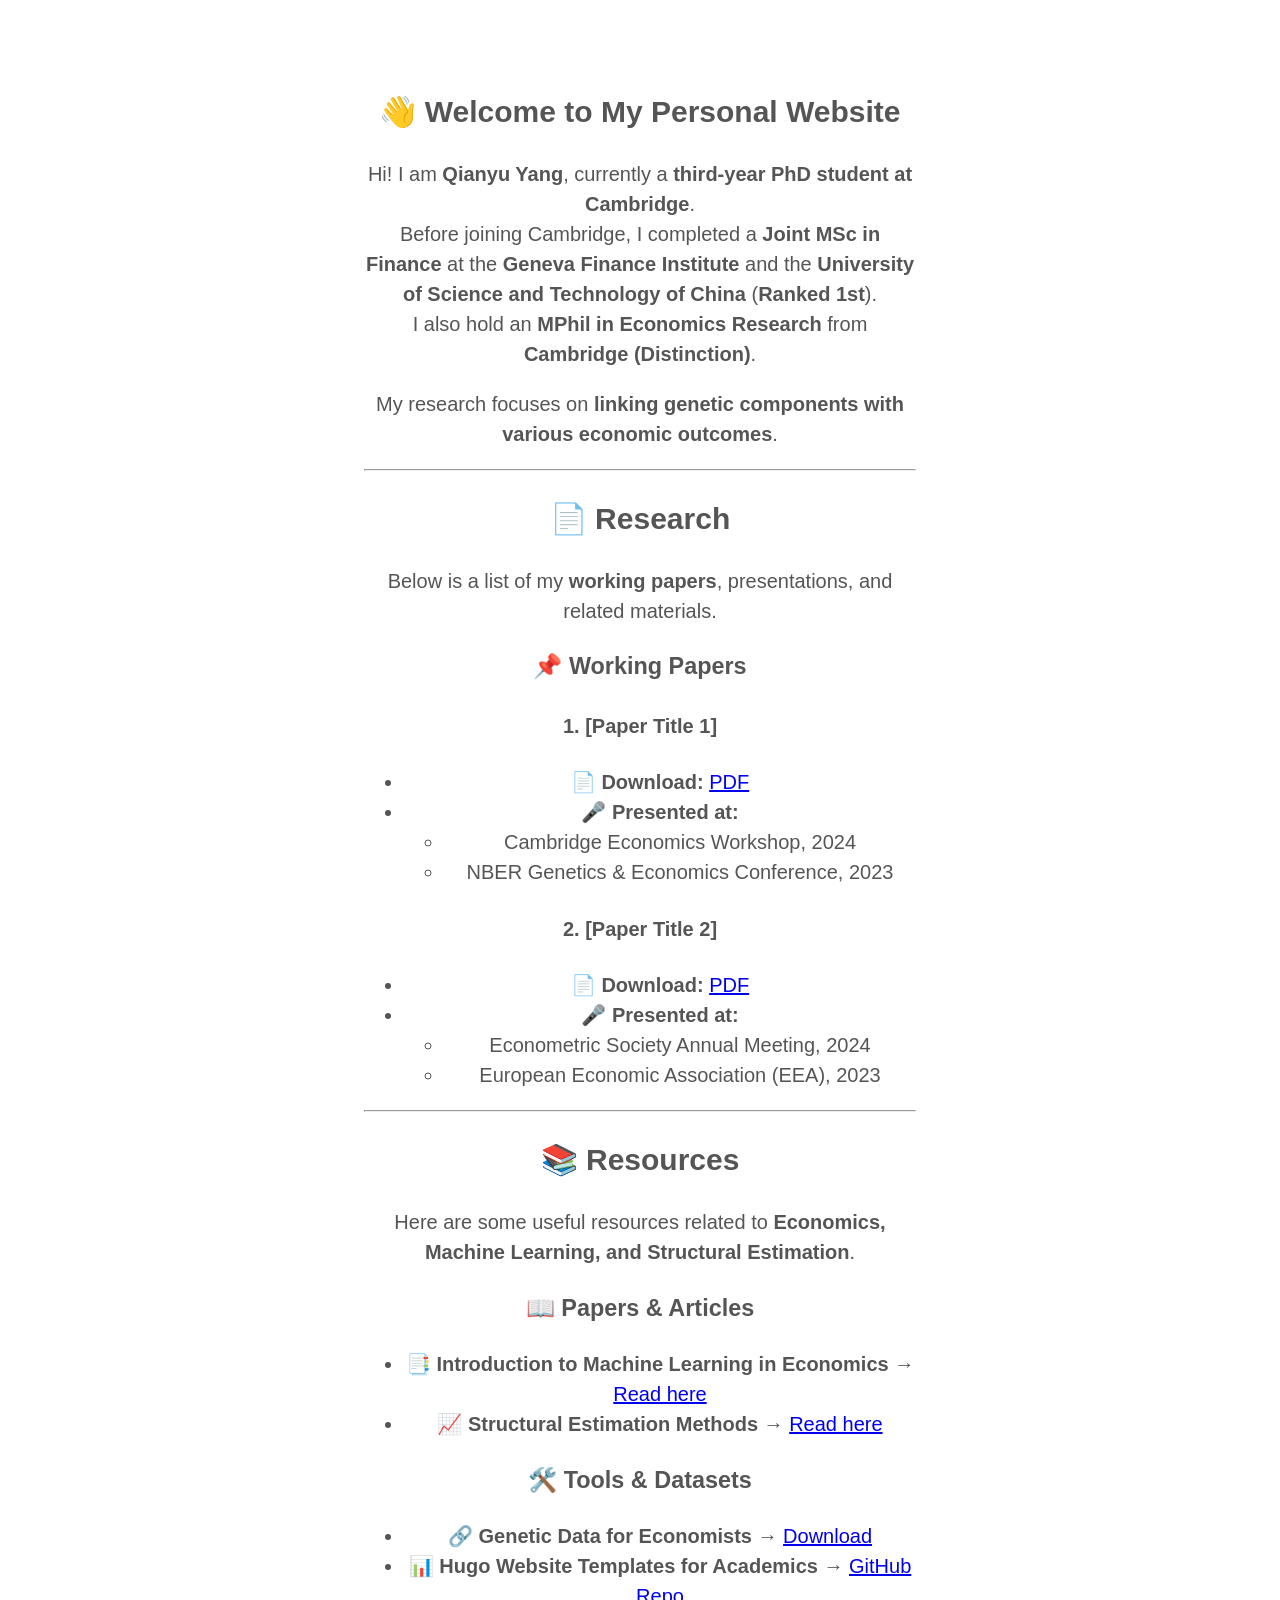
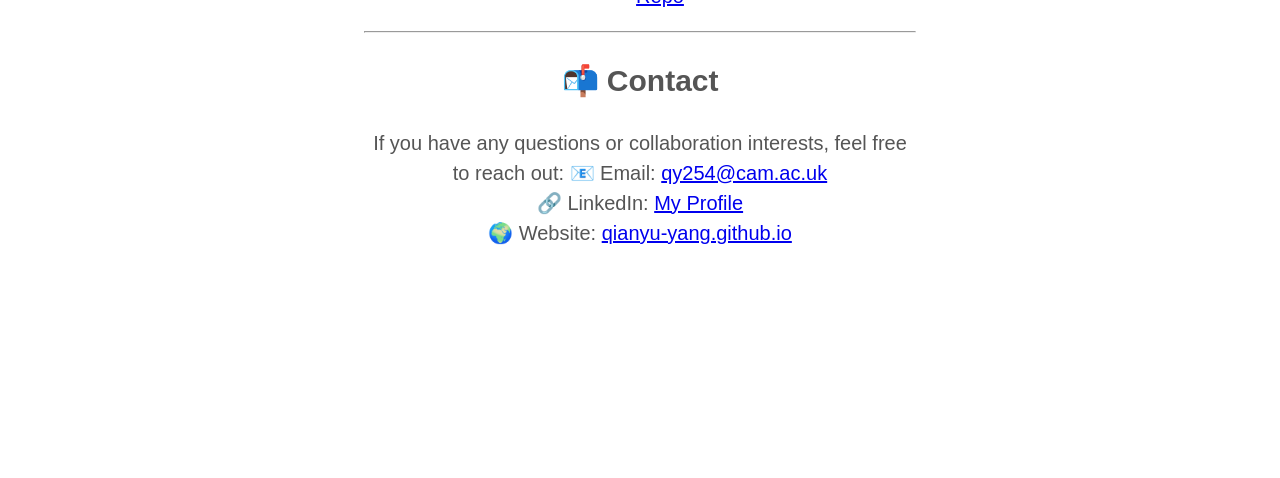
<file: posts/page/1/index.html>
<!DOCTYPE html>
<html lang="en-us">
  <head>
    <title>https://CSTU-yqy.github.io/posts/</title>
    <link rel="canonical" href="https://CSTU-yqy.github.io/posts/">
    <meta name="robots" content="noindex">
    <meta charset="utf-8">
    <meta http-equiv="refresh" content="0; url=https://CSTU-yqy.github.io/posts/">
  </head>
</html>
</file>
<file: css/academic.css>
/* ===== RESET & BASE ===== */
body, body.avenir {
  font-family: 'Source Sans 3', 'Helvetica Neue', Helvetica, Arial, sans-serif !important;
  background-color: #ffffff !important;
  color: #333333;
  line-height: 1.7;
  margin: 0;
  padding: 0;
}

/* Override Ananke defaults */
.pb7 { padding-bottom: 0 !important; }
.pb3-m { padding-bottom: 0 !important; }
.pb6-l { padding-bottom: 0 !important; }
.bg-black { background-color: #fff !important; }
.bg-near-white { background-color: #fff !important; }
header .pv3 { display: none !important; }
header .tc-l { display: none !important; }

/* ===== NAVIGATION ===== */
.academic-nav {
  position: sticky;
  top: 0;
  background: #ffffff;
  border-bottom: 1px solid #e5e5e5;
  z-index: 100;
  padding: 0.8rem 0;
}

.nav-container {
  max-width: 900px;
  margin: 0 auto;
  padding: 0 2rem;
  display: flex;
  justify-content: space-between;
  align-items: center;
}

.nav-name {
  font-family: 'Crimson Text', Georgia, serif;
  font-size: 1.3rem;
  font-weight: 700;
  color: #1a1a1a;
  text-decoration: none;
}

.nav-name:hover {
  color: #0055a4;
}

.nav-links a {
  color: #555;
  text-decoration: none;
  font-size: 0.9rem;
  margin-left: 1.5rem;
  transition: color 0.2s;
}

.nav-links a:hover {
  color: #0055a4;
}

/* ===== BIO SECTION ===== */
.bio-section {
  padding: 3rem 0 2rem;
  border-bottom: 1px solid #e5e5e5;
}

.bio-container {
  max-width: 900px;
  margin: 0 auto;
  padding: 0 2rem;
  display: flex;
  gap: 2.5rem;
  align-items: flex-start;
}

.bio-photo {
  flex-shrink: 0;
  width: 220px;
  height: 280px;
  overflow: hidden;
  border-radius: 4px;
}

.bio-photo img {
  width: 100%;
  height: 100%;
  object-fit: cover;
  object-position: 60% 15%;
}

.bio-text h1 {
  font-family: 'Crimson Text', Georgia, serif;
  font-size: 2rem;
  font-weight: 700;
  margin: 0 0 0.3rem;
  color: #1a1a1a;
}

.bio-title {
  font-size: 1.1rem;
  color: #555;
  margin: 0 0 0.1rem;
}

.bio-affiliation {
  font-size: 1.1rem;
  color: #555;
  margin: 0 0 0.8rem;
}

.bio-contact {
  font-size: 0.9rem;
  margin: 0 0 1rem;
}

.bio-contact a {
  color: #0055a4;
  text-decoration: none;
}

.bio-contact a:hover {
  text-decoration: underline;
}

.bio-description {
  font-size: 1rem;
  line-height: 1.65;
  color: #333;
  margin: 0 0 0.8rem;
}

.bio-description a {
  color: #0055a4;
  text-decoration: none;
}

.bio-description a:hover {
  text-decoration: underline;
}

/* ===== CONTENT SECTIONS ===== */
.content-section {
  padding: 2rem 0;
  border-bottom: 1px solid #f0f0f0;
}

.content-section:last-of-type {
  border-bottom: none;
}

.section-container {
  max-width: 900px;
  margin: 0 auto;
  padding: 0 2rem;
}

.section-container h2 {
  font-family: 'Crimson Text', Georgia, serif;
  font-size: 1.5rem;
  font-weight: 700;
  color: #1a1a1a;
  border-bottom: 2px solid #1a1a1a;
  padding-bottom: 0.3rem;
  margin-bottom: 1.5rem;
}

.section-container h3 {
  font-family: 'Crimson Text', Georgia, serif;
  font-size: 1.2rem;
  font-weight: 600;
  color: #333;
  margin-top: 1.5rem;
  margin-bottom: 0.8rem;
}

/* ===== PAPERS ===== */
.paper {
  margin-bottom: 1.8rem;
}

.paper-title {
  margin: 0 0 0.2rem;
}

.paper-title a {
  font-size: 1.05rem;
  font-weight: 600;
  color: #0055a4;
  text-decoration: none;
}

.paper-title a:hover {
  text-decoration: underline;
}

.paper-title-nolink {
  font-size: 1.05rem;
  font-weight: 600;
  color: #1a1a1a;
  margin: 0 0 0.2rem;
}

.paper-authors {
  font-size: 0.95rem;
  color: #555;
  margin: 0 0 0.3rem;
}

.paper-award {
  font-size: 0.9rem;
  color: #8b0000;
  font-style: italic;
  margin: 0 0 0.3rem;
}

.paper-abstract {
  margin-top: 0.4rem;
}

.paper-abstract summary {
  font-size: 0.9rem;
  color: #0055a4;
  cursor: pointer;
  font-weight: 600;
  user-select: none;
}

.paper-abstract summary:hover {
  text-decoration: underline;
}

.paper-abstract p {
  font-size: 0.9rem;
  line-height: 1.6;
  color: #444;
  margin: 0.5rem 0 0;
  padding-left: 0.5rem;
  border-left: 3px solid #e5e5e5;
}

/* ===== AWARDS TABLE ===== */
.awards-table {
  width: 100%;
  border-collapse: collapse;
}

.awards-table td {
  padding: 0.5rem 0;
  border-bottom: 1px solid #f0f0f0;
  font-size: 0.95rem;
  vertical-align: top;
}

.awards-table .award-year {
  text-align: right;
  white-space: nowrap;
  color: #777;
  padding-left: 2rem;
}

/* ===== RESOURCES ===== */
.section-container ul {
  padding-left: 1.2em;
}

.section-container ul li {
  margin-bottom: 0.4rem;
  font-size: 0.95rem;
}

/* ===== FOOTER ===== */
.academic-footer {
  text-align: center;
  padding: 2rem;
  color: #999;
  font-size: 0.85rem;
  border-top: 1px solid #e5e5e5;
}

.academic-footer a {
  color: #777;
  text-decoration: none;
}

/* ===== LINKS GLOBAL ===== */
.section-container a {
  color: #0055a4;
  text-decoration: none;
}

.section-container a:hover {
  text-decoration: underline;
}

/* ===== PRESENTATIONS ===== */
.section-container > p {
  font-size: 0.95rem;
  line-height: 1.6;
  margin-bottom: 0.6rem;
}

/* ===== RESPONSIVE ===== */
@media (max-width: 768px) {
  .bio-container {
    flex-direction: column;
    align-items: center;
    text-align: center;
  }

  .bio-photo {
    width: 180px;
    height: 230px;
  }

  .nav-container {
    flex-direction: column;
    gap: 0.5rem;
  }

  .nav-links a {
    margin-left: 0.8rem;
    margin-right: 0.8rem;
    font-size: 0.85rem;
  }

  .section-container, .bio-container {
    padding: 0 1.2rem;
  }

  .bio-text h1 {
    font-size: 1.6rem;
  }
}

/* ===== SMOOTH SCROLL ===== */
html {
  scroll-behavior: smooth;
  scroll-padding-top: 4rem;
}
</file>
